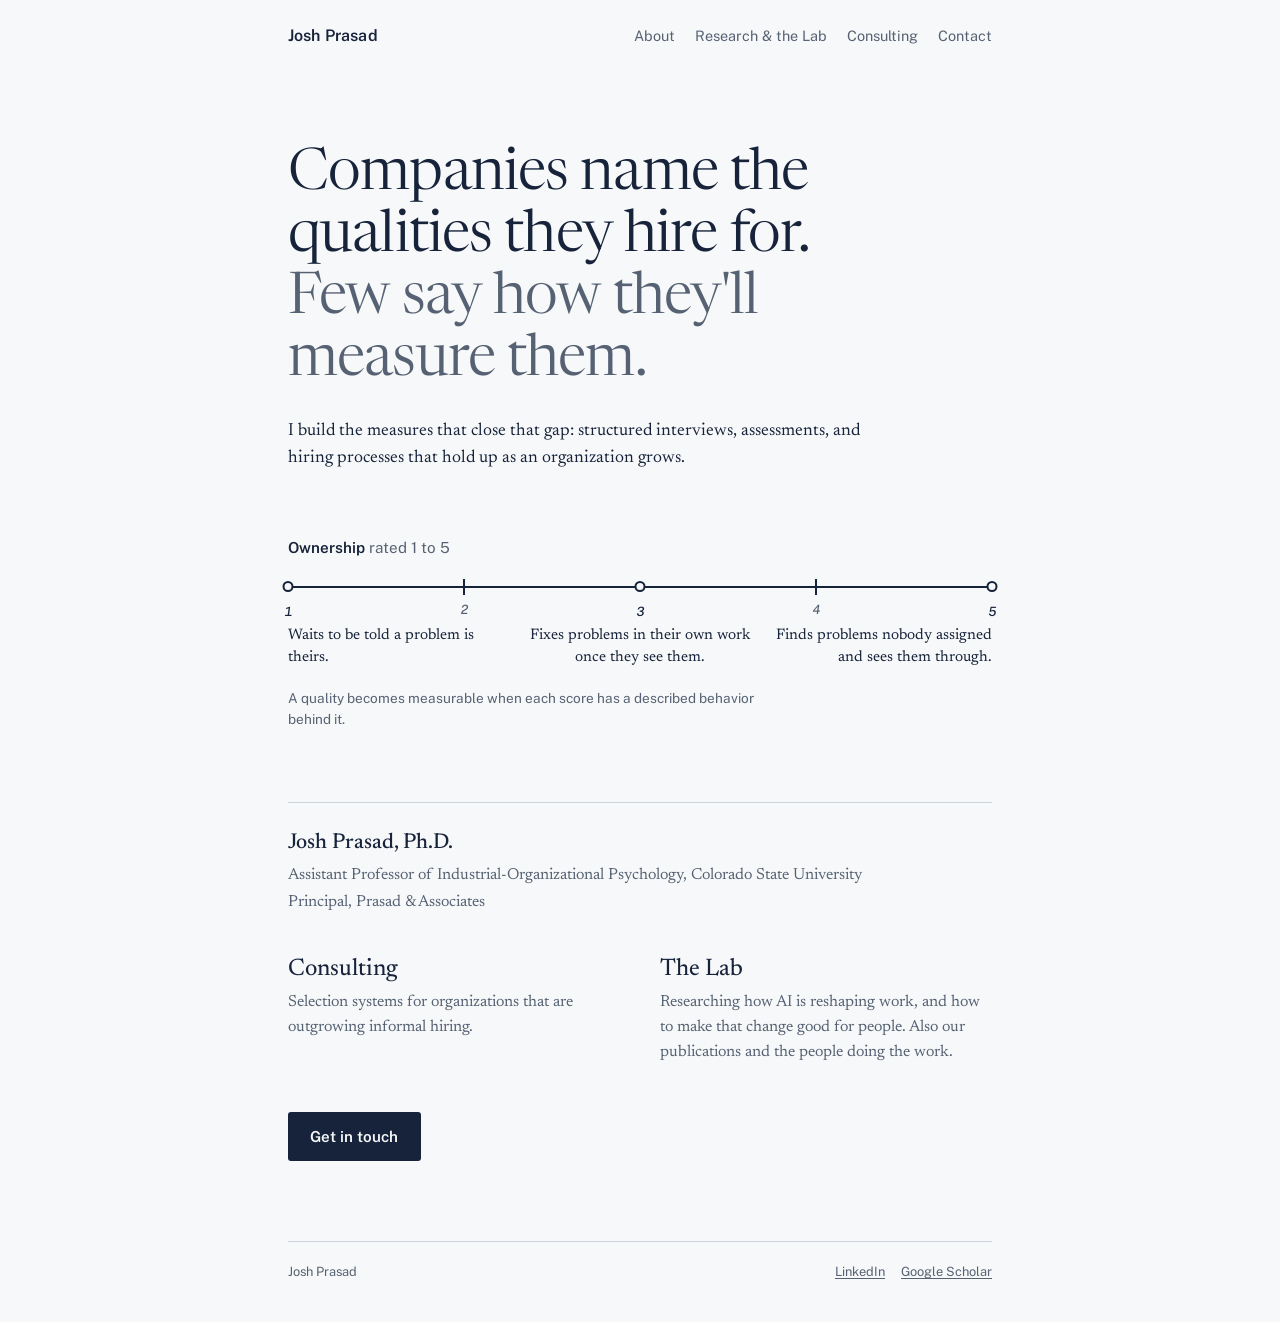
<file: index.html>
<!doctype html>
<html lang="en">
<head>
<meta charset="utf-8">
<meta name="viewport" content="width=device-width, initial-scale=1">
<title>Josh Prasad, Ph.D.</title>
<meta name="description" content="Josh Prasad builds structured interviews, assessments, and hiring processes. Assistant Professor of Industrial-Organizational Psychology and Principal, Prasad & Associates.">
<link rel="preconnect" href="https://fonts.googleapis.com">
<link rel="preconnect" href="https://fonts.gstatic.com" crossorigin>
<link rel="stylesheet" href="https://fonts.googleapis.com/css2?family=Newsreader:ital,opsz,wght@0,6..72,300..600;1,6..72,400&family=Public+Sans:wght@400;500;600&display=swap">
<link rel="stylesheet" href="style.css">
<script src="reveal.js" defer></script>
</head>
<body>
<div class="page">
  <header class="site-head">
    <a class="site-name" href="index.html">Josh Prasad</a>
    <nav class="site-nav" aria-label="Main">
      <a href="about.html">About</a>
      <a href="lab.html">Research &amp; the Lab</a>
      <a href="consulting.html">Consulting</a>
      <a href="contact.html">Contact</a>
    </nav>
  </header>

  <main>
    <section class="hook">
      <h1>Companies name the qualities they hire for. <span class="second">Few say how they'll measure them.</span></h1>
      <p>I build the measures that close that gap: structured interviews, assessments, and hiring processes that hold up as an organization grows.</p>

      <figure class="scale" aria-labelledby="scale-cap">
        <p class="scale-trait">Ownership <span>rated 1 to 5</span></p>
        <div class="track" aria-hidden="true">
          <i class="tick anchor" style="left:0"><b>1</b></i>
          <i class="tick" style="left:25%"><b>2</b></i>
          <i class="tick anchor" style="left:50%"><b>3</b></i>
          <i class="tick" style="left:75%"><b>4</b></i>
          <i class="tick anchor" style="left:100%"><b>5</b></i>
        </div>
        <ul class="anchors">
          <li><span class="sr">1: </span>Waits to be told a problem is theirs.</li>
          <li><span class="sr">3: </span>Fixes problems in their own work once they see them.</li>
          <li><span class="sr">5: </span>Finds problems nobody assigned and sees them through.</li>
        </ul>
        <figcaption id="scale-cap">A quality becomes measurable when each score has a described behavior behind it.</figcaption>
      </figure>
    </section>

    <section class="who" aria-label="Who I am">
      <span class="name">Josh Prasad, Ph.D.</span>
      <span class="role">Assistant Professor of Industrial-Organizational Psychology, Colorado State University</span>
      <span class="role">Principal, Prasad &amp; Associates</span>
    </section>

    <section class="routes" aria-label="Where to go next">
      <div>
        <h2><a href="consulting.html">Consulting</a></h2>
        <p>Selection systems for organizations that are outgrowing informal hiring.</p>
      </div>
      <div>
        <h2><a href="lab.html">The Lab</a></h2>
        <p>Researching how AI is reshaping work, and how to make that change good for people. Also our publications and the people doing the work.</p>
      </div>
    </section>

    <p class="cta"><a href="contact.html">Get in touch</a></p>
  </main>

  <footer class="site-foot">
    <span>Josh Prasad</span>
    <nav aria-label="Elsewhere">
      <a href="https://www.linkedin.com/in/josh-prasad-phd/">LinkedIn</a>
      <a href="https://scholar.google.com/citations?hl=en&amp;user=JVRH_s0AAAAJ">Google Scholar</a>
    </nav>
  </footer>
</div>
</body>
</html>
</file>
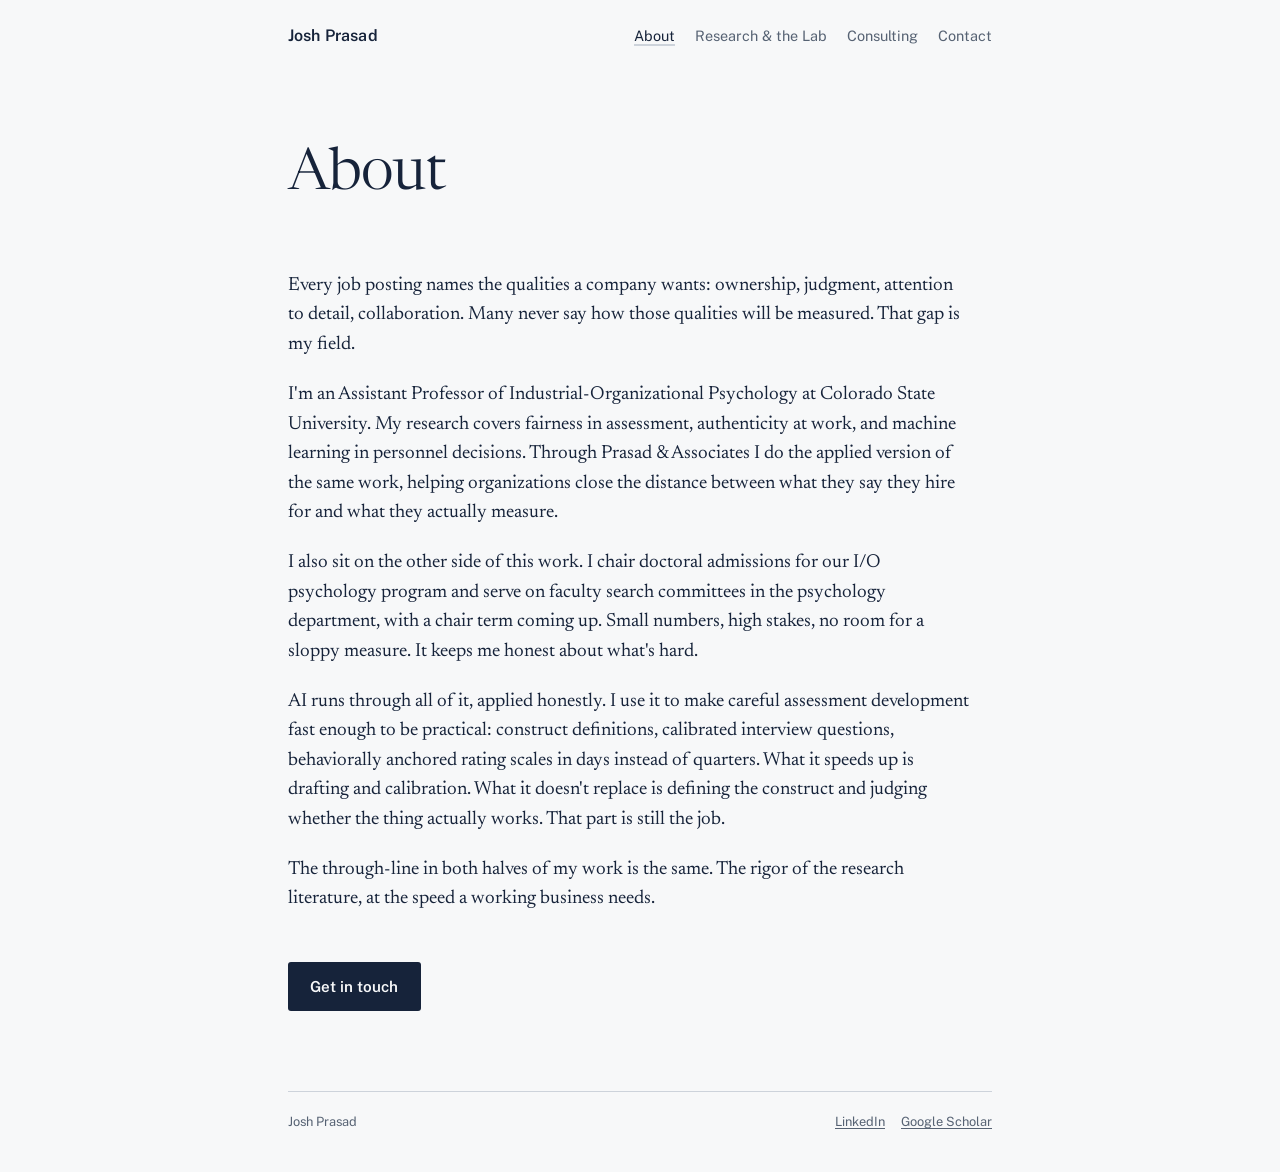
<file: about.html>
<!doctype html>
<html lang="en">
<head>
<meta charset="utf-8">
<meta name="viewport" content="width=device-width, initial-scale=1">
<title>About | Josh Prasad</title>
<meta name="description" content="Josh Prasad is an Assistant Professor of Industrial-Organizational Psychology at Colorado State University and Principal of Prasad & Associates.">
<link rel="preconnect" href="https://fonts.googleapis.com">
<link rel="preconnect" href="https://fonts.gstatic.com" crossorigin>
<link rel="stylesheet" href="https://fonts.googleapis.com/css2?family=Newsreader:ital,opsz,wght@0,6..72,300..600;1,6..72,400&family=Public+Sans:wght@400;500;600&display=swap">
<link rel="stylesheet" href="style.css">
<script src="reveal.js" defer></script>
</head>
<body>
<div class="page">
  <header class="site-head">
    <a class="site-name" href="index.html">Josh Prasad</a>
    <nav class="site-nav" aria-label="Main">
      <a href="about.html" aria-current="page">About</a>
      <a href="lab.html">Research &amp; the Lab</a>
      <a href="consulting.html">Consulting</a>
      <a href="contact.html">Contact</a>
    </nav>
  </header>

  <main>
    <section class="opener">
      <h1>About</h1>
    </section>

    <section class="section prose">
      <p>Every job posting names the qualities a company wants: ownership, judgment, attention to detail, collaboration. Many never say how those qualities will be measured. That gap is my field.</p>
      <p>I'm an Assistant Professor of Industrial-Organizational Psychology at Colorado State University. My research covers fairness in assessment, authenticity at work, and machine learning in personnel decisions. Through Prasad &amp; Associates I do the applied version of the same work, helping organizations close the distance between what they say they hire for and what they actually measure.</p>
      <p>I also sit on the other side of this work. I chair doctoral admissions for our I/O psychology program and serve on faculty search committees in the psychology department, with a chair term coming up. Small numbers, high stakes, no room for a sloppy measure. It keeps me honest about what's hard.</p>
      <p>AI runs through all of it, applied honestly. I use it to make careful assessment development fast enough to be practical: construct definitions, calibrated interview questions, behaviorally anchored rating scales in days instead of quarters. What it speeds up is drafting and calibration. What it doesn't replace is defining the construct and judging whether the thing actually works. That part is still the job.</p>
      <p>The through-line in both halves of my work is the same. The rigor of the research literature, at the speed a working business needs.</p>
    </section>

    <p class="cta"><a href="contact.html">Get in touch</a></p>
  </main>

  <footer class="site-foot">
    <span>Josh Prasad</span>
    <nav aria-label="Elsewhere">
      <a href="https://www.linkedin.com/in/josh-prasad-phd/">LinkedIn</a>
      <a href="https://scholar.google.com/citations?hl=en&amp;user=JVRH_s0AAAAJ">Google Scholar</a>
    </nav>
  </footer>
</div>
</body>
</html>
</file>
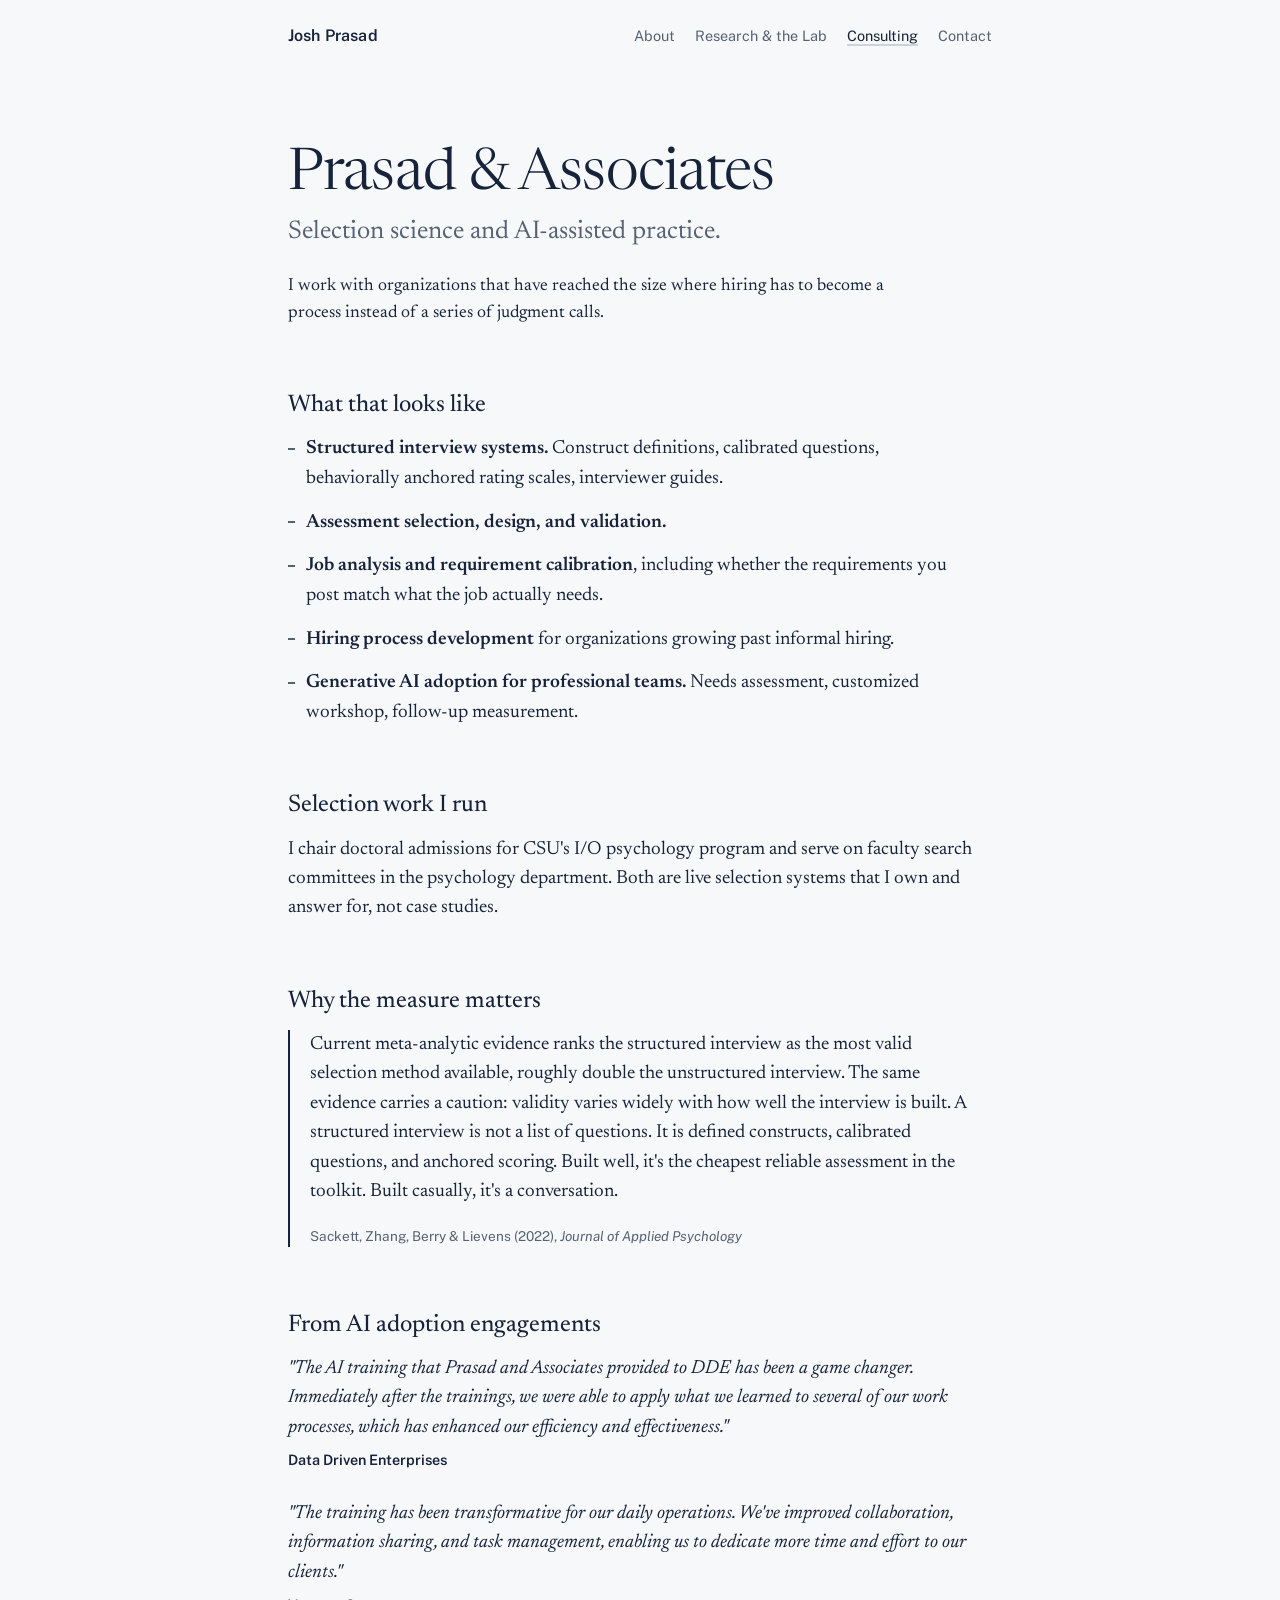
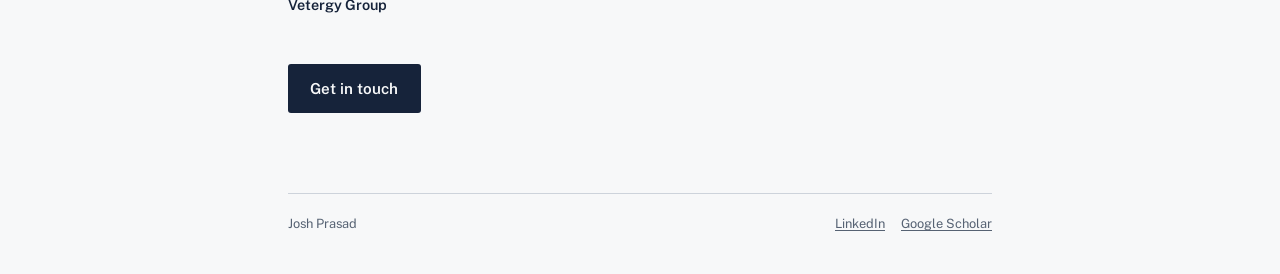
<file: consulting.html>
<!doctype html>
<html lang="en">
<head>
<meta charset="utf-8">
<meta name="viewport" content="width=device-width, initial-scale=1">
<title>Consulting | Prasad &amp; Associates</title>
<meta name="description" content="Prasad & Associates: selection science and AI-assisted practice. Structured interviews, assessments, job analysis, and hiring process development.">
<link rel="preconnect" href="https://fonts.googleapis.com">
<link rel="preconnect" href="https://fonts.gstatic.com" crossorigin>
<link rel="stylesheet" href="https://fonts.googleapis.com/css2?family=Newsreader:ital,opsz,wght@0,6..72,300..600;1,6..72,400&family=Public+Sans:wght@400;500;600&display=swap">
<link rel="stylesheet" href="style.css">
<script src="reveal.js" defer></script>
</head>
<body>
<div class="page">
  <header class="site-head">
    <a class="site-name" href="index.html">Josh Prasad</a>
    <nav class="site-nav" aria-label="Main">
      <a href="about.html">About</a>
      <a href="lab.html">Research &amp; the Lab</a>
      <a href="consulting.html" aria-current="page">Consulting</a>
      <a href="contact.html">Contact</a>
    </nav>
  </header>

  <main>
    <section class="opener">
      <h1>Prasad &amp; Associates</h1>
      <p class="subtitle">Selection science and AI-assisted practice.</p>
      <p class="lede">I work with organizations that have reached the size where hiring has to become a process instead of a series of judgment calls.</p>
    </section>

    <section class="section">
      <h2>What that looks like</h2>
      <ul class="services">
        <li><strong>Structured interview systems.</strong> Construct definitions, calibrated questions, behaviorally anchored rating scales, interviewer guides.</li>
        <li><strong>Assessment selection, design, and validation.</strong></li>
        <li><strong>Job analysis and requirement calibration</strong>, including whether the requirements you post match what the job actually needs.</li>
        <li><strong>Hiring process development</strong> for organizations growing past informal hiring.</li>
        <li><strong>Generative AI adoption for professional teams.</strong> Needs assessment, customized workshop, follow-up measurement.</li>
      </ul>
    </section>

    <section class="section prose">
      <h2>Selection work I run</h2>
      <p>I chair doctoral admissions for CSU's I/O psychology program and serve on faculty search committees in the psychology department. Both are live selection systems that I own and answer for, not case studies.</p>
    </section>

    <section class="section">
      <h2>Why the measure matters</h2>
      <div class="evidence">
        <p>Current meta-analytic evidence ranks the structured interview as the most valid selection method available, roughly double the unstructured interview. The same evidence carries a caution: validity varies widely with how well the interview is built. A structured interview is not a list of questions. It is defined constructs, calibrated questions, and anchored scoring. Built well, it's the cheapest reliable assessment in the toolkit. Built casually, it's a conversation.</p>
        <p class="cite">Sackett, Zhang, Berry &amp; Lievens (2022), <i>Journal of Applied Psychology</i></p>
      </div>
    </section>

    <section class="section">
      <h2>From AI adoption engagements</h2>
      <div class="quotes">
        <blockquote>
          <p>"The AI training that Prasad and Associates provided to DDE has been a game changer. Immediately after the trainings, we were able to apply what we learned to several of our work processes, which has enhanced our efficiency and effectiveness."</p>
          <footer>Data Driven Enterprises</footer>
        </blockquote>
        <blockquote>
          <p>"The training has been transformative for our daily operations. We've improved collaboration, information sharing, and task management, enabling us to dedicate more time and effort to our clients."</p>
          <footer>Vetergy Group</footer>
        </blockquote>
      </div>
    </section>

    <p class="cta"><a href="contact.html">Get in touch</a></p>
  </main>

  <footer class="site-foot">
    <span>Josh Prasad</span>
    <nav aria-label="Elsewhere">
      <a href="https://www.linkedin.com/in/josh-prasad-phd/">LinkedIn</a>
      <a href="https://scholar.google.com/citations?hl=en&amp;user=JVRH_s0AAAAJ">Google Scholar</a>
    </nav>
  </footer>
</div>
</body>
</html>
</file>
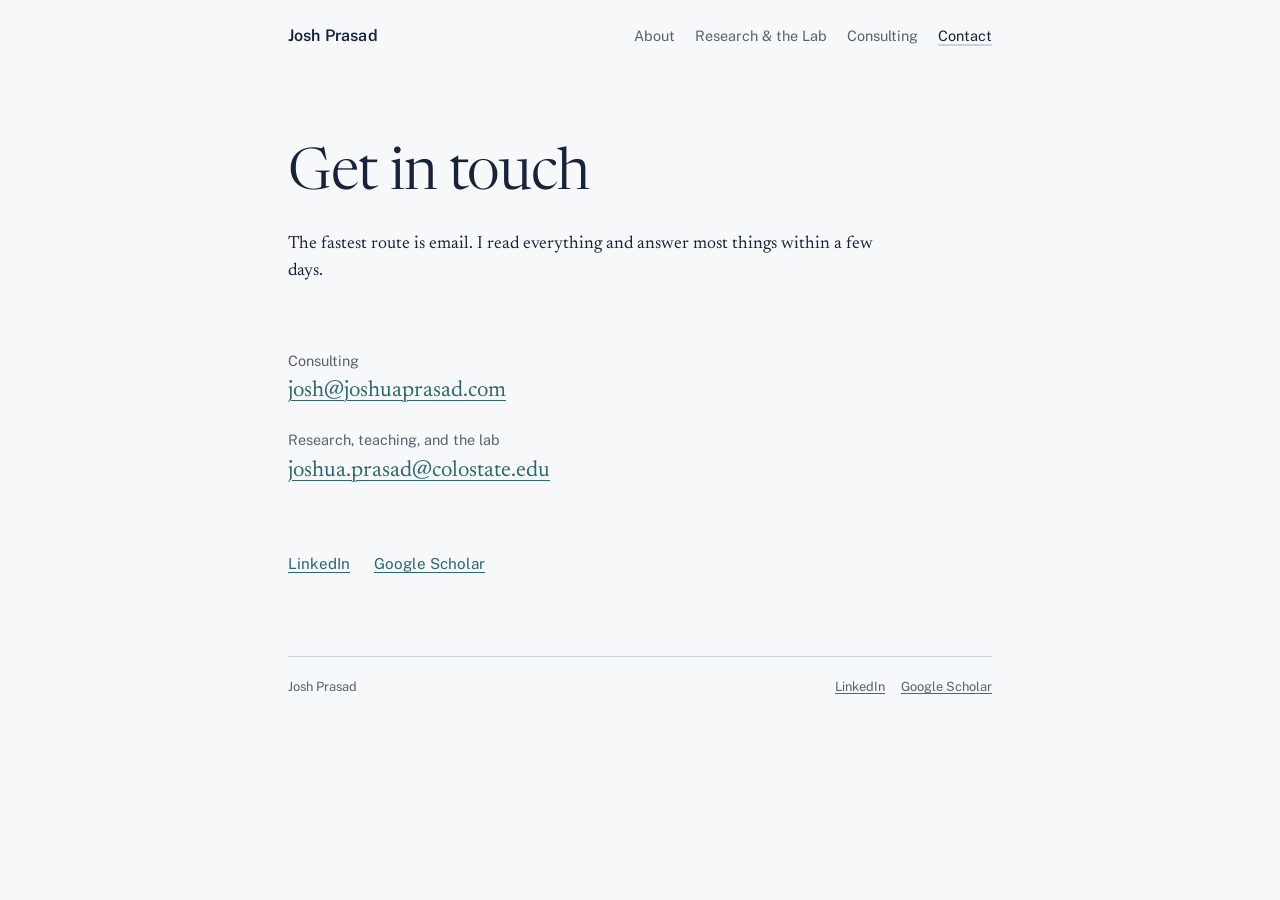
<file: contact.html>
<!doctype html>
<html lang="en">
<head>
<meta charset="utf-8">
<meta name="viewport" content="width=device-width, initial-scale=1">
<title>Contact | Josh Prasad</title>
<meta name="description" content="How to reach Josh Prasad for consulting, research, teaching, and the lab.">
<link rel="preconnect" href="https://fonts.googleapis.com">
<link rel="preconnect" href="https://fonts.gstatic.com" crossorigin>
<link rel="stylesheet" href="https://fonts.googleapis.com/css2?family=Newsreader:ital,opsz,wght@0,6..72,300..600;1,6..72,400&family=Public+Sans:wght@400;500;600&display=swap">
<link rel="stylesheet" href="style.css">
<script src="reveal.js" defer></script>
</head>
<body>
<div class="page">
  <header class="site-head">
    <a class="site-name" href="index.html">Josh Prasad</a>
    <nav class="site-nav" aria-label="Main">
      <a href="about.html">About</a>
      <a href="lab.html">Research &amp; the Lab</a>
      <a href="consulting.html">Consulting</a>
      <a href="contact.html" aria-current="page">Contact</a>
    </nav>
  </header>

  <main>
    <section class="opener">
      <h1>Get in touch</h1>
      <p class="lede">The fastest route is email. I read everything and answer most things within a few days.</p>
    </section>

    <section class="section">
      <dl class="addresses">
        <div>
          <dt>Consulting</dt>
          <dd><a href="mailto:josh@joshuaprasad.com">josh@joshuaprasad.com</a></dd>
        </div>
        <div>
          <dt>Research, teaching, and the lab</dt>
          <dd><a href="mailto:joshua.prasad@colostate.edu">joshua.prasad@colostate.edu</a></dd>
        </div>
      </dl>
    </section>

    <section class="section">
      <nav class="links" aria-label="Profiles">
        <a href="https://www.linkedin.com/in/josh-prasad-phd/">LinkedIn</a>
        <a href="https://scholar.google.com/citations?hl=en&amp;user=JVRH_s0AAAAJ">Google Scholar</a>
      </nav>
    </section>
  </main>

  <footer class="site-foot">
    <span>Josh Prasad</span>
    <nav aria-label="Elsewhere">
      <a href="https://www.linkedin.com/in/josh-prasad-phd/">LinkedIn</a>
      <a href="https://scholar.google.com/citations?hl=en&amp;user=JVRH_s0AAAAJ">Google Scholar</a>
    </nav>
  </footer>
</div>
</body>
</html>
</file>
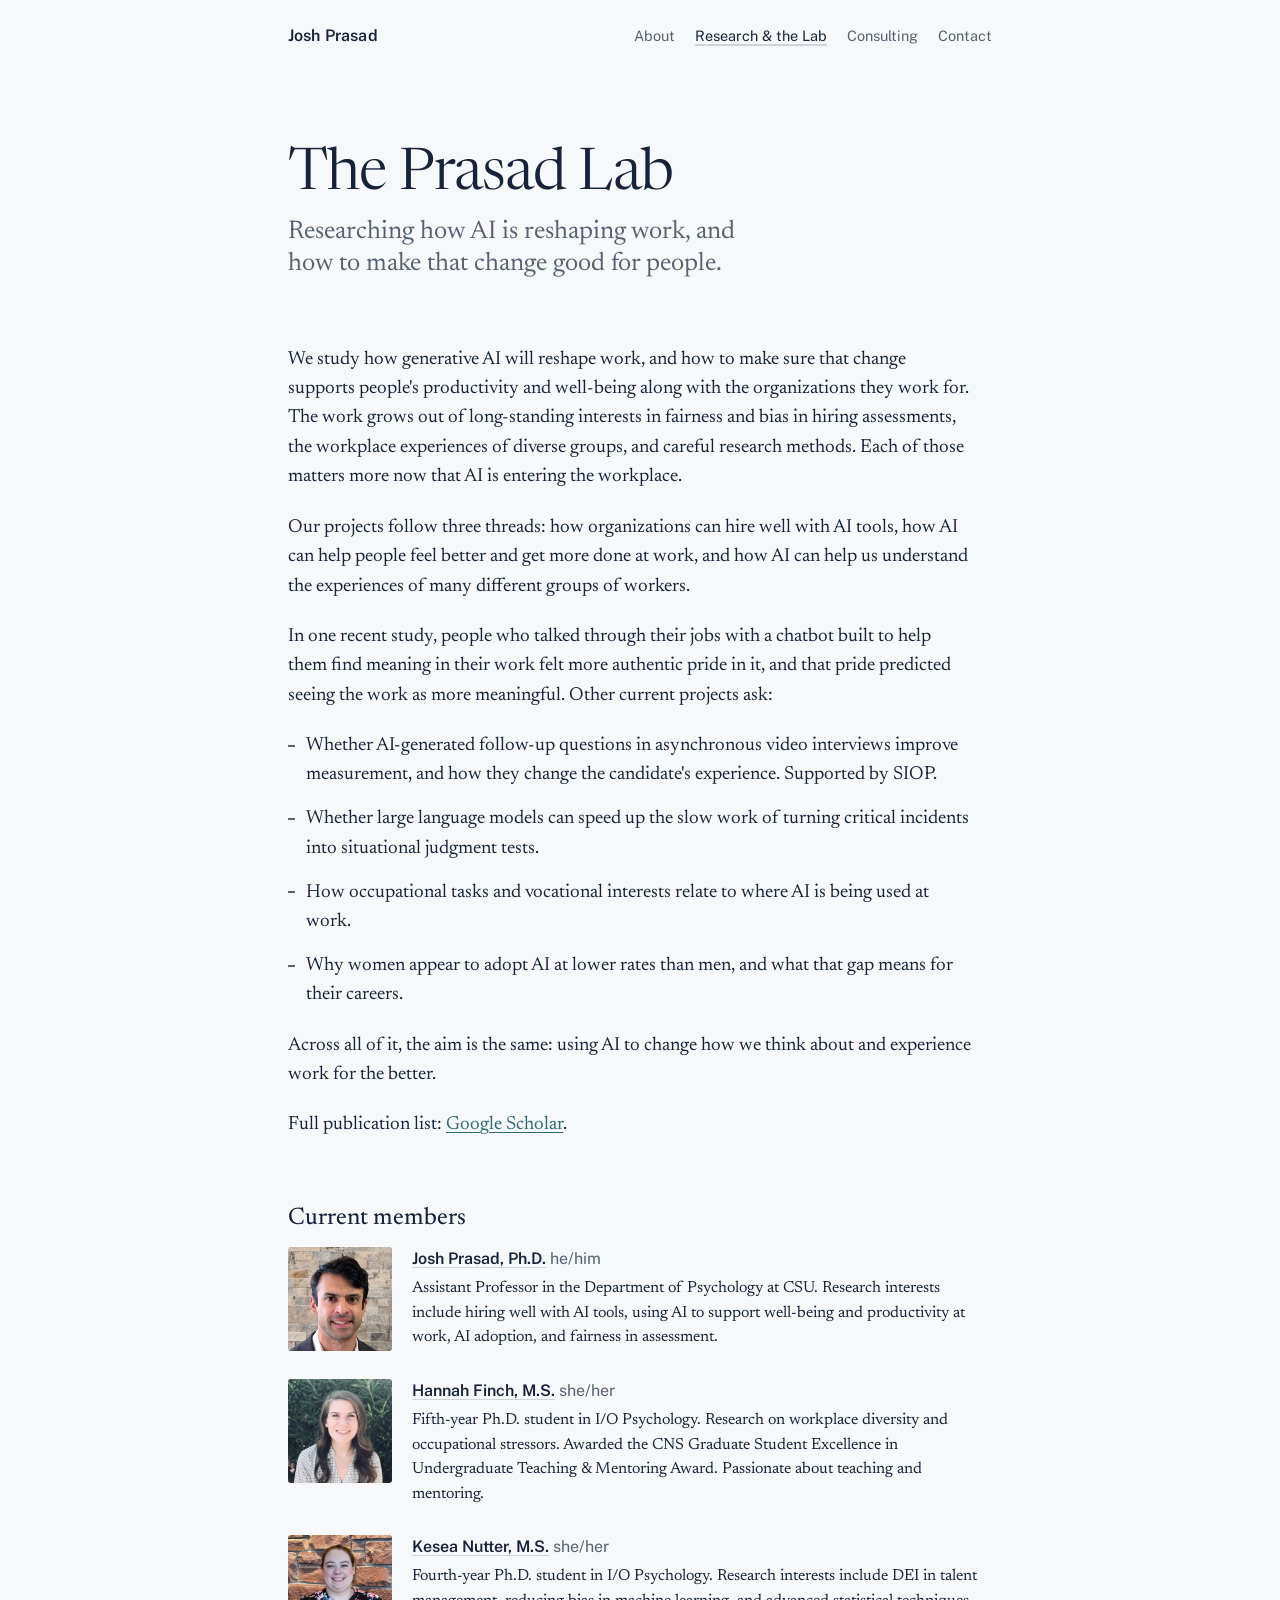
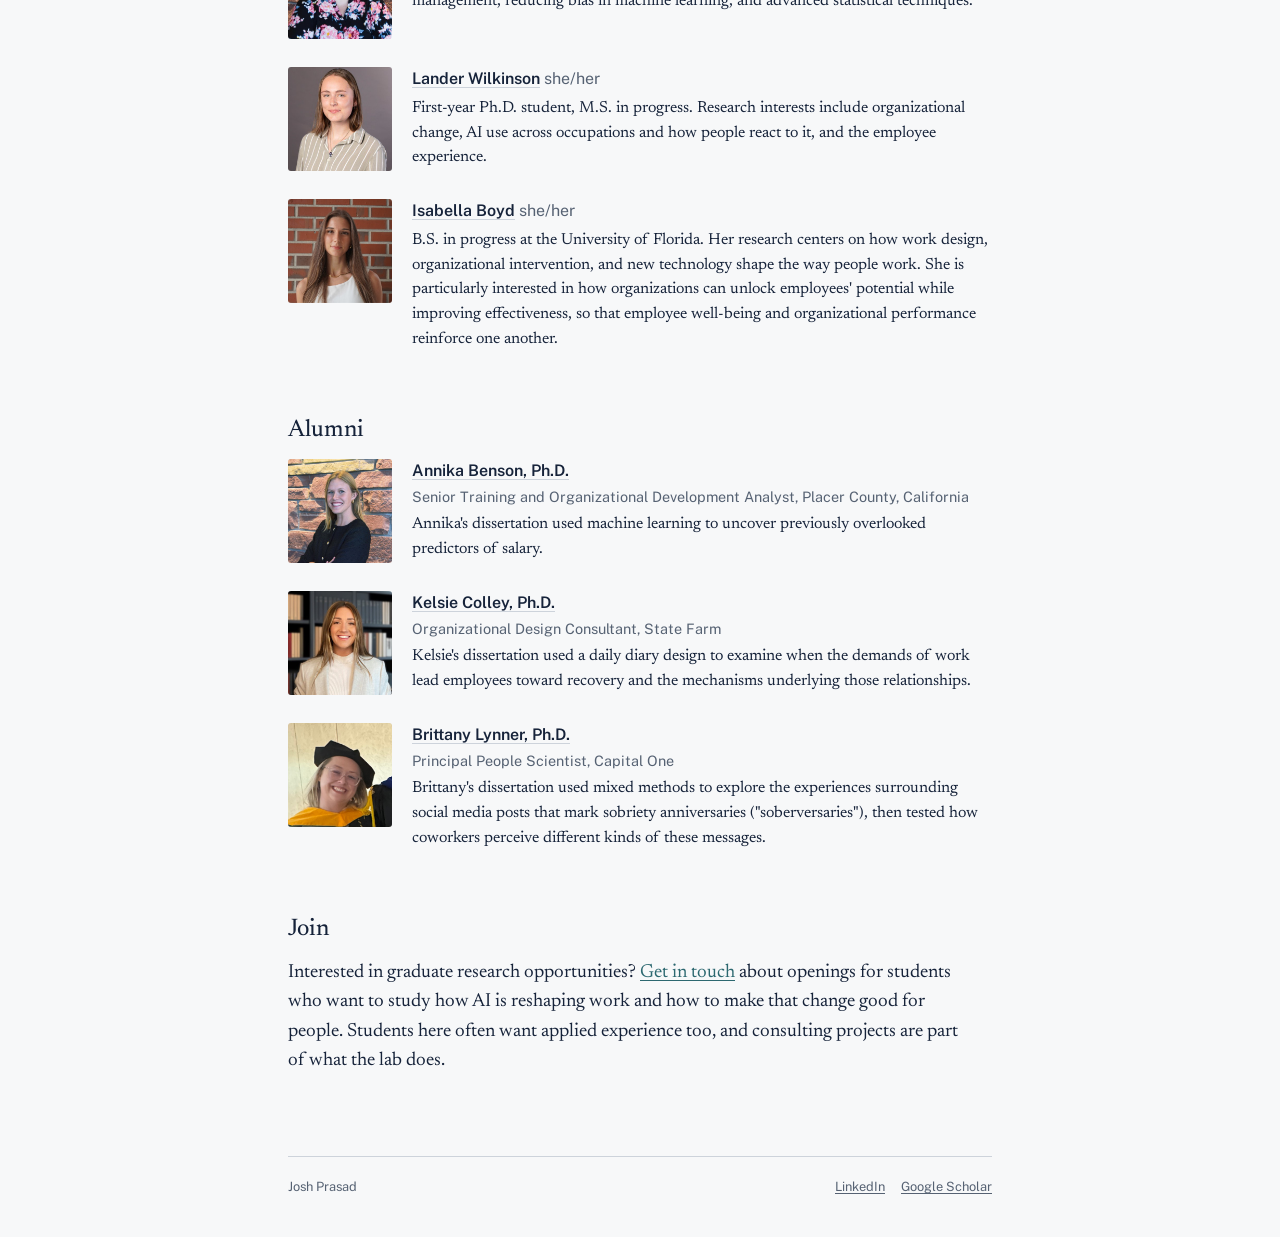
<file: lab.html>
<!doctype html>
<html lang="en">
<head>
<meta charset="utf-8">
<meta name="viewport" content="width=device-width, initial-scale=1">
<title>The Prasad Lab | Josh Prasad</title>
<meta name="description" content="The Prasad Lab researches how AI is reshaping work, and how to make that change good for people.">
<link rel="preconnect" href="https://fonts.googleapis.com">
<link rel="preconnect" href="https://fonts.gstatic.com" crossorigin>
<link rel="stylesheet" href="https://fonts.googleapis.com/css2?family=Newsreader:ital,opsz,wght@0,6..72,300..600;1,6..72,400&family=Public+Sans:wght@400;500;600&display=swap">
<link rel="stylesheet" href="style.css">
<script src="reveal.js" defer></script>
</head>
<body>
<div class="page">
  <header class="site-head">
    <a class="site-name" href="index.html">Josh Prasad</a>
    <nav class="site-nav" aria-label="Main">
      <a href="about.html">About</a>
      <a href="lab.html" aria-current="page">Research &amp; the Lab</a>
      <a href="consulting.html">Consulting</a>
      <a href="contact.html">Contact</a>
    </nav>
  </header>

  <main>
    <section class="opener">
      <h1>The Prasad Lab</h1>
      <p class="subtitle">Researching how AI is reshaping work, and how to make that change good for people.</p>
    </section>

    <section class="section prose">
      <p>We study how generative AI will reshape work, and how to make sure that change supports people's productivity and well-being along with the organizations they work for. The work grows out of long-standing interests in fairness and bias in hiring assessments, the workplace experiences of diverse groups, and careful research methods. Each of those matters more now that AI is entering the workplace.</p>
      <p>Our projects follow three threads: how organizations can hire well with AI tools, how AI can help people feel better and get more done at work, and how AI can help us understand the experiences of many different groups of workers.</p>
      <p>In one recent study, people who talked through their jobs with a chatbot built to help them find meaning in their work felt more authentic pride in it, and that pride predicted seeing the work as more meaningful. Other current projects ask:</p>
      <ul class="services">
        <li>Whether AI-generated follow-up questions in asynchronous video interviews improve measurement, and how they change the candidate's experience. Supported by SIOP.</li>
        <li>Whether large language models can speed up the slow work of turning critical incidents into situational judgment tests.</li>
        <li>How occupational tasks and vocational interests relate to where AI is being used at work.</li>
        <li>Why women appear to adopt AI at lower rates than men, and what that gap means for their careers.</li>
      </ul>
      <p>Across all of it, the aim is the same: using AI to change how we think about and experience work for the better.</p>
      <p>Full publication list: <a href="https://scholar.google.com/citations?hl=en&amp;user=JVRH_s0AAAAJ">Google Scholar</a>.</p>
    </section>

    <section class="section">
      <h2>Current members</h2>
      <ul class="people">
        <li class="person">
          <img src="images/josh.jpg?v=3" alt="Josh Prasad">
          <div>
            <h3><a href="https://www.linkedin.com/in/josh-prasad-phd/">Josh Prasad, Ph.D.</a> <span class="pron">he/him</span></h3>
            <p>Assistant Professor in the Department of Psychology at CSU. Research interests include hiring well with AI tools, using AI to support well-being and productivity at work, AI adoption, and fairness in assessment.</p>
          </div>
        </li>
        <li class="person">
          <img src="images/hannah.jpg?v=2" alt="Hannah Finch">
          <div>
            <h3><a href="https://www.linkedin.com/in/hannah-finch-m-s-a94b2097/">Hannah Finch, M.S.</a> <span class="pron">she/her</span></h3>
            <p>Fifth-year Ph.D. student in I/O Psychology. Research on workplace diversity and occupational stressors. Awarded the CNS Graduate Student Excellence in Undergraduate Teaching &amp; Mentoring Award. Passionate about teaching and mentoring.</p>
          </div>
        </li>
        <li class="person">
          <img src="images/kesea.jpg?v=2" alt="Kesea Nutter">
          <div>
            <h3><a href="https://www.linkedin.com/in/kesea-nutter/">Kesea Nutter, M.S.</a> <span class="pron">she/her</span></h3>
            <p>Fourth-year Ph.D. student in I/O Psychology. Research interests include DEI in talent management, reducing bias in machine learning, and advanced statistical techniques.</p>
          </div>
        </li>
        <li class="person">
          <img src="images/lander.jpg?v=2" alt="Lander Wilkinson">
          <div>
            <h3><a href="https://www.linkedin.com/in/lander-wilkinson-a2b89723b">Lander Wilkinson</a> <span class="pron">she/her</span></h3>
            <p>First-year Ph.D. student, M.S. in progress. Research interests include organizational change, AI use across occupations and how people react to it, and the employee experience.</p>
          </div>
        </li>
        <li class="person">
          <img src="images/bella.jpg?v=1" alt="Isabella Boyd">
          <div>
            <h3><a href="https://www.linkedin.com/in/isabella-boyd1/">Isabella Boyd</a> <span class="pron">she/her</span></h3>
            <p>B.S. in progress at the University of Florida. Her research centers on how work design, organizational intervention, and new technology shape the way people work. She is particularly interested in how organizations can unlock employees' potential while improving effectiveness, so that employee well-being and organizational performance reinforce one another.</p>
          </div>
        </li>
      </ul>
    </section>

    <section class="section alumni">
      <h2>Alumni</h2>
      <ul class="people">
        <li class="person">
          <img src="images/annika.jpg?v=2" alt="Annika Benson">
          <div>
            <h3><a href="https://www.linkedin.com/in/annikabenson/">Annika Benson, Ph.D.</a></h3>
            <p class="title">Senior Training and Organizational Development Analyst, Placer County, California</p>
            <p>Annika's dissertation used machine learning to uncover previously overlooked predictors of salary.</p>
          </div>
        </li>
        <li class="person">
          <img src="images/kelsie.jpg?v=2" alt="Kelsie Colley">
          <div>
            <h3><a href="https://www.linkedin.com/in/kelsiecolley/">Kelsie Colley, Ph.D.</a></h3>
            <p class="title">Organizational Design Consultant, State Farm</p>
            <p>Kelsie's dissertation used a daily diary design to examine when the demands of work lead employees toward recovery and the mechanisms underlying those relationships.</p>
          </div>
        </li>
        <li class="person">
          <img src="images/brittany.jpg?v=2" alt="Brittany Lynner">
          <div>
            <h3><a href="https://www.linkedin.com/in/brittanylynner/">Brittany Lynner, Ph.D.</a></h3>
            <p class="title">Principal People Scientist, Capital One</p>
            <p>Brittany's dissertation used mixed methods to explore the experiences surrounding social media posts that mark sobriety anniversaries ("soberversaries"), then tested how coworkers perceive different kinds of these messages.</p>
          </div>
        </li>
      </ul>
    </section>

    <section class="section prose" id="join">
      <h2>Join</h2>
      <p>Interested in graduate research opportunities? <a href="contact.html">Get in touch</a> about openings for students who want to study how AI is reshaping work and how to make that change good for people. Students here often want applied experience too, and consulting projects are part of what the lab does.</p>
    </section>
  </main>

  <footer class="site-foot">
    <span>Josh Prasad</span>
    <nav aria-label="Elsewhere">
      <a href="https://www.linkedin.com/in/josh-prasad-phd/">LinkedIn</a>
      <a href="https://scholar.google.com/citations?hl=en&amp;user=JVRH_s0AAAAJ">Google Scholar</a>
    </nav>
  </footer>
</div>
</body>
</html>
</file>
<file: style.css>
/* joshuaprasad.com — one stylesheet for every page.
   Colors live only in the tokens below. Change a token, not a rule. */

:root {
  color-scheme: light;
  --paper: #F7F8F9;
  --ink: #16233A;
  --slate: #566273;
  --rule: #CDD3DB;
  --accent: #2C6870;
  --serif: "Newsreader", "Iowan Old Style", Georgia, serif;
  --sans: "Public Sans", "Segoe UI", system-ui, sans-serif;
}
@media (prefers-color-scheme: dark) {
  :root {
    color-scheme: dark;
    --paper: #111822;
    --ink: #E4E8EE;
    --slate: #9AA6B5;
    --rule: #2C3746;
    --accent: #7FB7BC;
  }
}

*, *::before, *::after { box-sizing: border-box; }
html { -webkit-text-size-adjust: 100%; }
body {
  margin: 0;
  background: var(--paper);
  color: var(--ink);
  font-family: var(--serif);
  font-size: 19px;
  line-height: 1.55;
  padding-inline: 20px;
}
img { max-width: 100%; display: block; }
.page { max-width: 44rem; margin-inline: auto; }

a { color: var(--accent); text-underline-offset: 0.18em; text-decoration-thickness: 1px; }
a:hover { text-decoration-thickness: 2px; }
a:focus-visible { outline: 2px solid var(--accent); outline-offset: 3px; border-radius: 2px; }

/* Header and nav */
.site-head {
  display: flex; flex-wrap: wrap; align-items: baseline; justify-content: space-between;
  gap: 0.5rem 1.5rem;
  padding-block: 1.5rem 0;
  font-family: var(--sans);
}
.site-name { font-weight: 600; font-size: 1rem; color: var(--ink); text-decoration: none; letter-spacing: 0.01em; }
.site-nav { display: flex; flex-wrap: wrap; gap: 0.25rem 1.25rem; font-size: 0.9rem; }
.site-nav a { color: var(--slate); text-decoration: none; }
.site-nav a:hover, .site-nav a[aria-current="page"] { color: var(--ink); }
.site-nav a[aria-current="page"] { text-decoration: underline; text-decoration-color: var(--rule); text-decoration-thickness: 2px; }

/* Page openers */
.hook, .opener { padding-block: clamp(3rem, 10vw, 6rem) 0; }
h1 {
  font-weight: 350;
  font-size: clamp(2.2rem, 6.4vw, 3.6rem);
  line-height: 1.08;
  letter-spacing: -0.015em;
  margin: 0;
  text-wrap: balance;
  font-variation-settings: "opsz" 72;
}
.hook h1 .second { display: block; color: var(--slate); }
.hook > p, .lede { margin: 1.5rem 0 0; max-width: 34em; font-size: 1.1rem; }
.subtitle {
  margin: 0.6rem 0 0; font-size: clamp(1.25rem, 3.4vw, 1.6rem); line-height: 1.25;
  color: var(--slate); font-weight: 400; text-wrap: balance;
}

/* Body sections */
.prose { max-width: 36em; }
.prose p { margin: 0 0 1.1em; }
.section { margin-top: clamp(2.75rem, 7vw, 4rem); }
.section > :first-child { margin-top: 0; }
h2 { font-size: 1.5rem; font-weight: 450; line-height: 1.2; margin: 0 0 0.9rem; text-wrap: balance; }
h3 { font-family: var(--sans); font-size: 1rem; font-weight: 600; margin: 0; }

/* Home: the anchored rating scale */
.scale { margin: clamp(2.5rem, 7vw, 4rem) 0 0; }
.scale-trait { font-family: var(--sans); font-weight: 600; font-size: 0.95rem; margin: 0 0 1.1rem; }
.scale-trait span { font-weight: 400; color: var(--slate); }
.track { position: relative; height: 2.6rem; }
.track::before {
  content: ""; position: absolute; left: 0; right: 0; top: 0.55rem; height: 2px; background: var(--ink);
}
.tick {
  position: absolute; top: 0.1rem; width: 2px; height: 1rem; background: var(--ink);
  transform: translateX(-1px);
}
.tick b {
  position: absolute; top: 1.3rem; left: 50%; transform: translateX(-50%);
  font-family: var(--sans); font-weight: 500; font-size: 0.8rem; color: var(--slate);
  font-variant-numeric: tabular-nums;
}
.tick.anchor {
  width: 11px; height: 11px; top: 0.25rem; border-radius: 50%; transform: translateX(-5.5px);
  background: var(--paper); border: 2px solid var(--ink);
}
.tick.anchor b { top: 1.15rem; color: var(--ink); }
.anchors {
  display: grid; grid-template-columns: repeat(3, 1fr); gap: 1rem;
  font-size: 0.95rem; line-height: 1.4; margin: 0.4rem 0 0; padding: 0; list-style: none;
}
.anchors li:nth-child(2) { text-align: center; }
.anchors li:nth-child(3) { text-align: right; }
.scale figcaption { margin-top: 1.25rem; font-family: var(--sans); font-size: 0.85rem; color: var(--slate); max-width: 36em; }

/* Home: identity and routes */
.who {
  margin-top: clamp(3rem, 8vw, 4.5rem);
  padding-top: 1.5rem; border-top: 1px solid var(--rule);
  display: grid; gap: 0.15rem;
}
.who .name { font-size: 1.35rem; font-weight: 500; }
.who .role { color: var(--slate); font-size: 1rem; }
.routes { margin-top: 2.5rem; display: grid; gap: 1.75rem; }
@media (min-width: 640px) { .routes { grid-template-columns: 1fr 1fr; gap: 2.5rem; } }
.routes h2 { margin: 0; }
.routes h2 a { color: var(--ink); text-decoration: none; }
.routes h2 a:hover { color: var(--accent); }
.routes p { margin: 0.4rem 0 0; font-size: 1rem; color: var(--slate); }

/* Button */
.cta { margin-top: 3rem; }
.cta a {
  display: inline-block; font-family: var(--sans); font-weight: 600; font-size: 0.95rem;
  color: var(--paper); background: var(--ink); text-decoration: none;
  padding: 0.8rem 1.4rem; border-radius: 3px;
}
.cta a:hover { background: var(--accent); }

/* Consulting: services list */
.services { list-style: none; margin: 0; padding: 0; display: grid; gap: 0.9rem; max-width: 36em; }
.services li { padding-left: 1.1rem; position: relative; }
.services li::before {
  content: ""; position: absolute; left: 0; top: 0.72em; width: 0.45rem; height: 2px; background: var(--slate);
}
.services strong { font-weight: 600; }
.prose .services { margin-bottom: 1.1em; }

/* Consulting: evidence and quotes */
.evidence { border-left: 2px solid var(--ink); padding-left: 1.25rem; max-width: 36em; }
.evidence p { margin: 0 0 1em; }
.cite { font-family: var(--sans); font-size: 0.85rem; color: var(--slate); }
.quotes { display: grid; gap: 1.75rem; max-width: 36em; }
.quotes blockquote { margin: 0; }
.quotes blockquote p { margin: 0; font-style: italic; }
.quotes footer { margin-top: 0.4rem; font-family: var(--sans); font-size: 0.9rem; font-weight: 600; }

/* Lab: people */
.people { list-style: none; margin: 0; padding: 0; display: grid; gap: 1.75rem; }
.person { display: grid; grid-template-columns: 104px 1fr; gap: 1.25rem; align-items: start; }
.person img, .person .initials {
  width: 104px; height: 104px; object-fit: cover; border-radius: 3px; background: var(--rule);
}
.person .initials {
  display: grid; place-items: center; font-family: var(--sans); font-weight: 600; color: var(--slate); font-size: 1.1rem;
}
.person h3 a { color: var(--ink); text-decoration-color: var(--rule); }
.person h3 .pron { font-weight: 400; color: var(--slate); }
.person p { margin: 0.25rem 0 0; font-size: 1rem; }
.person p.title { font-family: var(--sans); font-size: 0.9rem; color: var(--slate); margin-top: 0.15rem; }

/* Contact */
.addresses { display: grid; gap: 1.25rem; margin: 0; }
.addresses dt { font-family: var(--sans); font-size: 0.9rem; color: var(--slate); }
.addresses dd { margin: 0.15rem 0 0; font-size: clamp(1.15rem, 4vw, 1.4rem); overflow-wrap: anywhere; }
.links { display: flex; flex-wrap: wrap; gap: 0.5rem 1.5rem; font-family: var(--sans); font-size: 0.95rem; }

/* Footer */
.site-foot {
  margin-top: 5rem; padding-block: 1.25rem 2.5rem; border-top: 1px solid var(--rule);
  font-family: var(--sans); font-size: 0.8rem; color: var(--slate);
  display: flex; flex-wrap: wrap; gap: 0.5rem 1.25rem; justify-content: space-between;
}
.site-foot nav { display: flex; gap: 1rem; }
.site-foot a { color: var(--slate); }

/* Scroll reveal (reveal.js adds these only to blocks below the fold) */
.reveal { transition: opacity 0.7s ease, transform 0.7s ease; }
.reveal-pending { opacity: 0; transform: translateY(8px); }
@media (prefers-reduced-motion: reduce) {
  .reveal, .reveal-pending { transition: none; opacity: 1; transform: none; }
}

.sr { position: absolute; width: 1px; height: 1px; overflow: hidden; clip: rect(0 0 0 0); white-space: nowrap; }

@media (max-width: 480px) {
  body { font-size: 18px; }
  .anchors { font-size: 0.85rem; gap: 0.6rem; }
}
</file>
